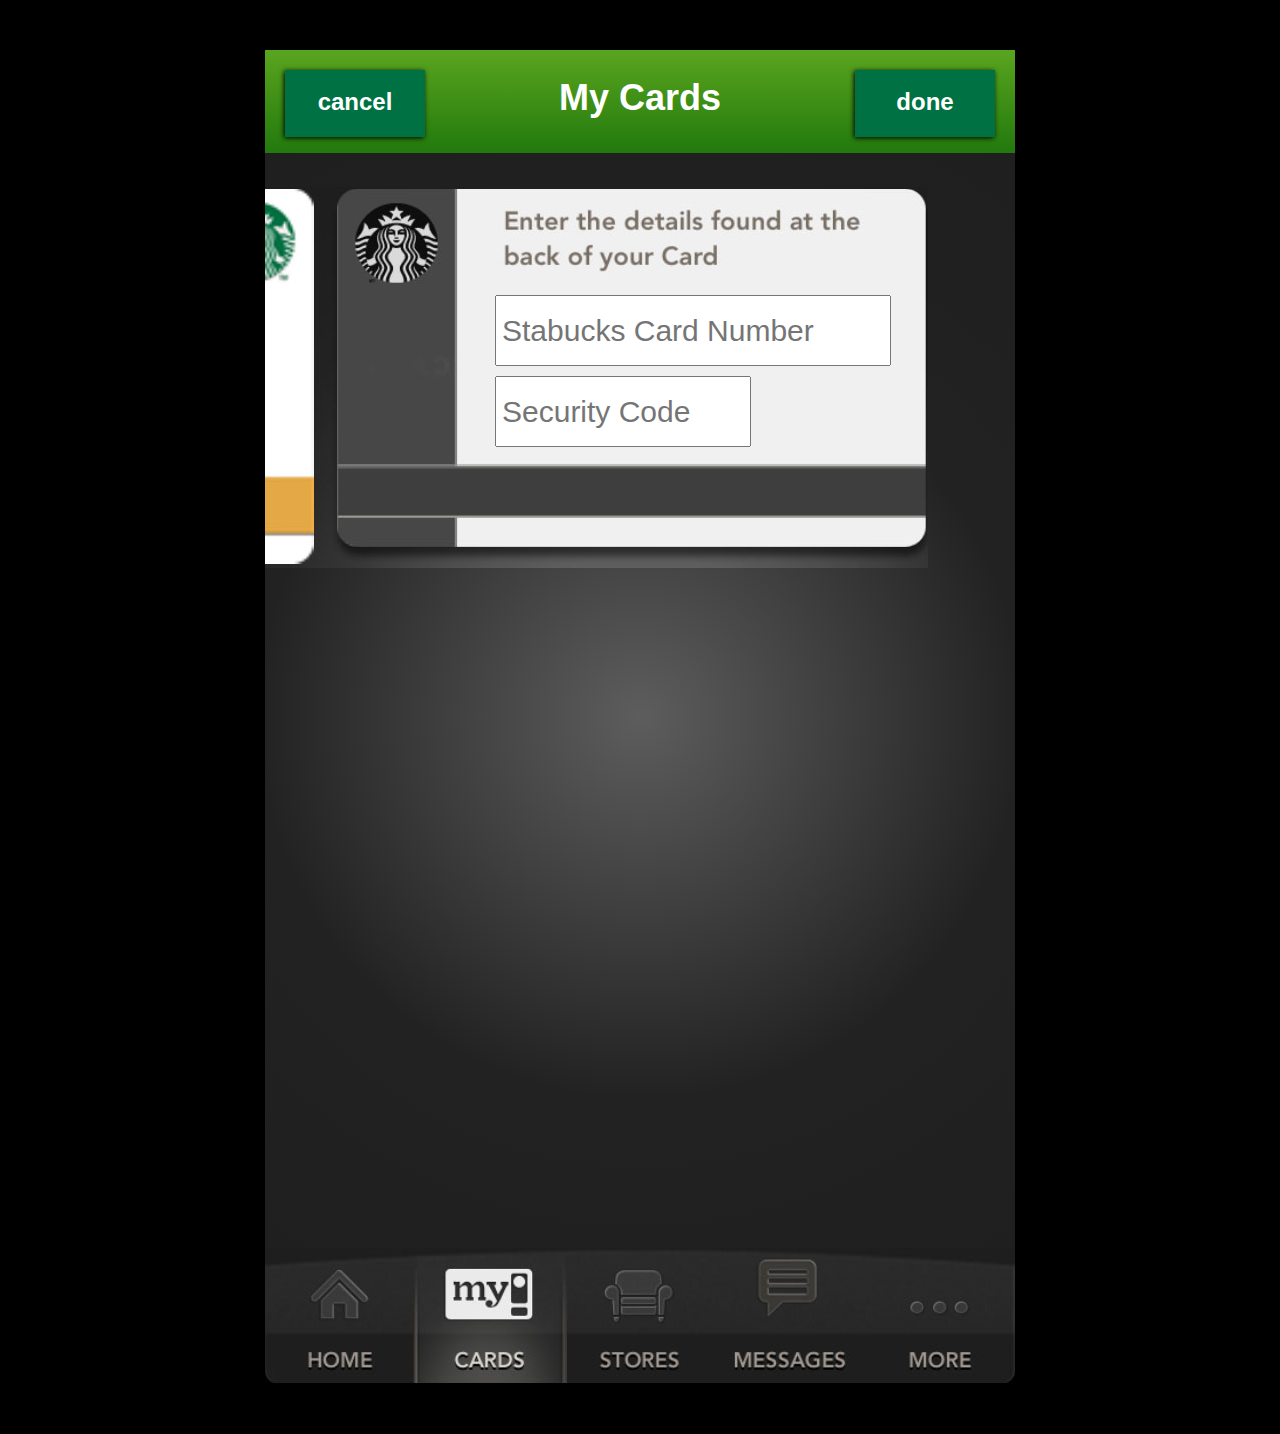
<file: addCard-2.html>
<!DOCTYPE html>
<html>
<head>
	<link rel="stylesheet" type="text/css" href="css/style.css">
	<title></title>
	
	

</head>
<body>

	<div class="wrapper">

		
		<div class="top-nav">
		<a href="index.html"><div class="cancel-btn">cancel</div></a>
		My Cards
		<a href="#"><div class="done-btn">done</div></a>
		</div>
		

		<div class="content-box">
			<div class="card-3">
			<input type="text" name="card" placeholder="Stabucks Card Number">
			<span>
			<input type="text" name="code" placeholder="Security Code">
			</span>

			</div>

			
		</div>

		<div class="menu-bar"></div>



		
		
	</div>

</body>
</html>
</file>
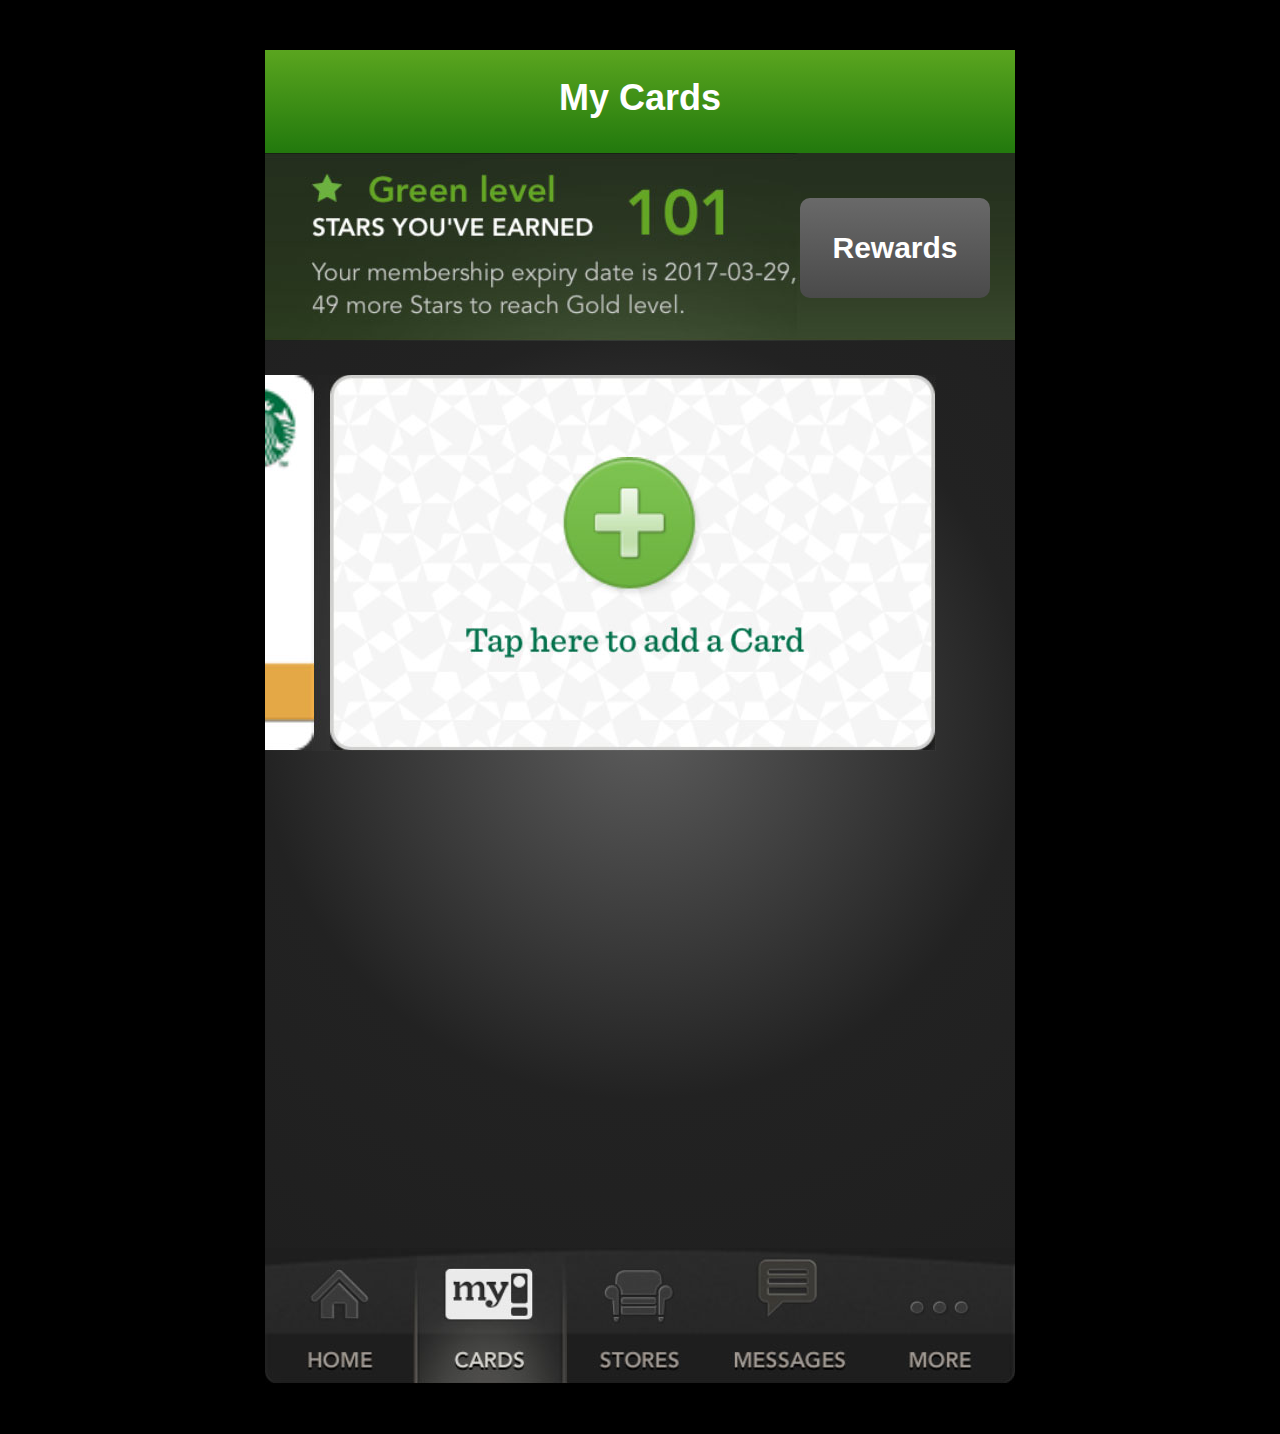
<file: addCard.html>
<!DOCTYPE html>
<html>
<head>
	<link rel="stylesheet" type="text/css" href="css/style.css">
	<title></title>
	
	

</head>
<body>

	<div class="wrapper">

		
		<div class="top-nav">
		My Cards
		</div>
		
		<div class="greenLevel">
			<a href="reward.html"><div class="reward-btn">Rewards</div></a>	
		</div>

		<div class="content-box">
			<a href="addCard-2.html"><div class="card-2"></div></a>
			
		</div>

		<div class="menu-bar"></div>



		
		
	</div>

</body>
</html>
</file>
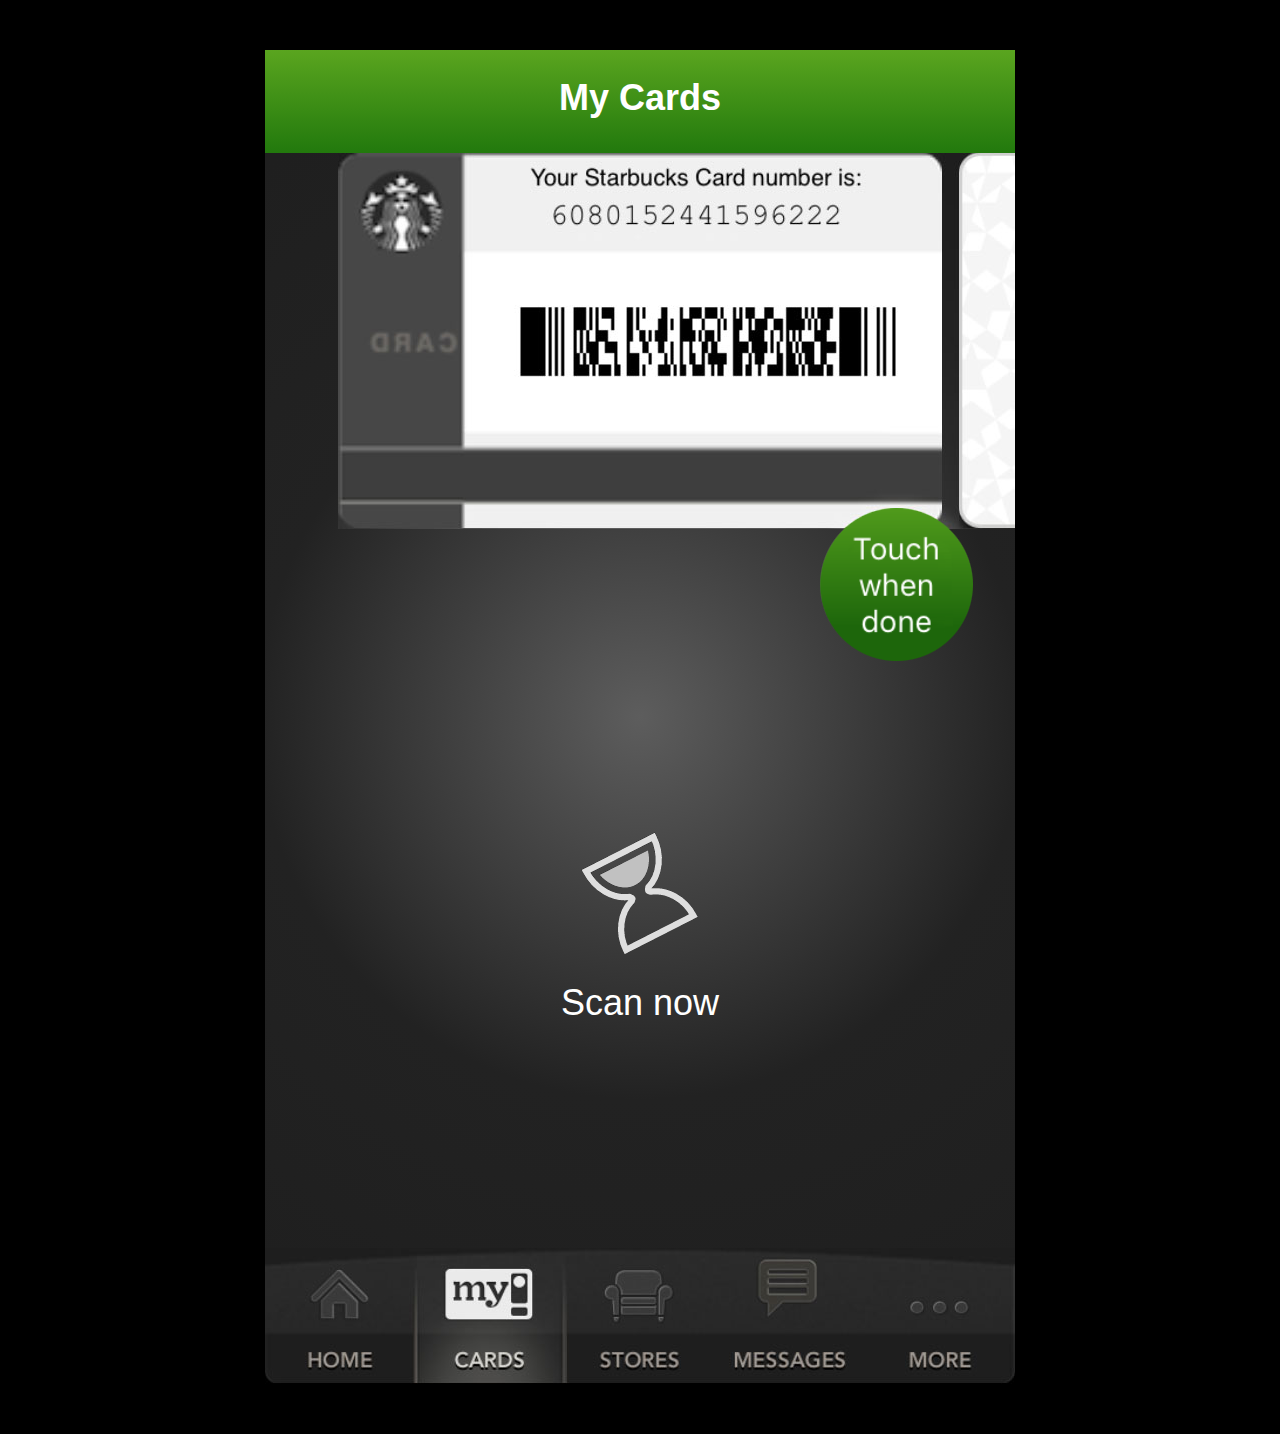
<file: pay.html>
<!DOCTYPE html>
<html>
<head>
	<link rel="stylesheet" type="text/css" href="css/pay-style.css">
	<title></title>
	
	<script type="text/javascript">
    function scan (argument) {
      var preload = document.getElementById('scanNow');
            
    }
  </script>

   <style type="text/css">
    #scanNow{
      z-index: 1;width: 100%; height: 682px; overflow: visible; opacity: 0.9; margin: 400px auto 0 auto; background: url('img/hourglass.gif') no-repeat center center;
    }


  </style>


</head>
<body onload="scan()">


	<div class="wrapper">
	

		
		<div class="top-nav">
		My Cards
		</div>
		
		<div class="card-1">
			<a href="index.html"><div class="pay-btn" style="z-index:999;"></div></a>
		</div>

		<div class="content-box">
			<div id="scanNow"></div>
			<div class="txt">Scan now</div>

			
		</div>

		<div class="menu-bar"></div>



		
		
	</div>

</body>
</html>
</file>
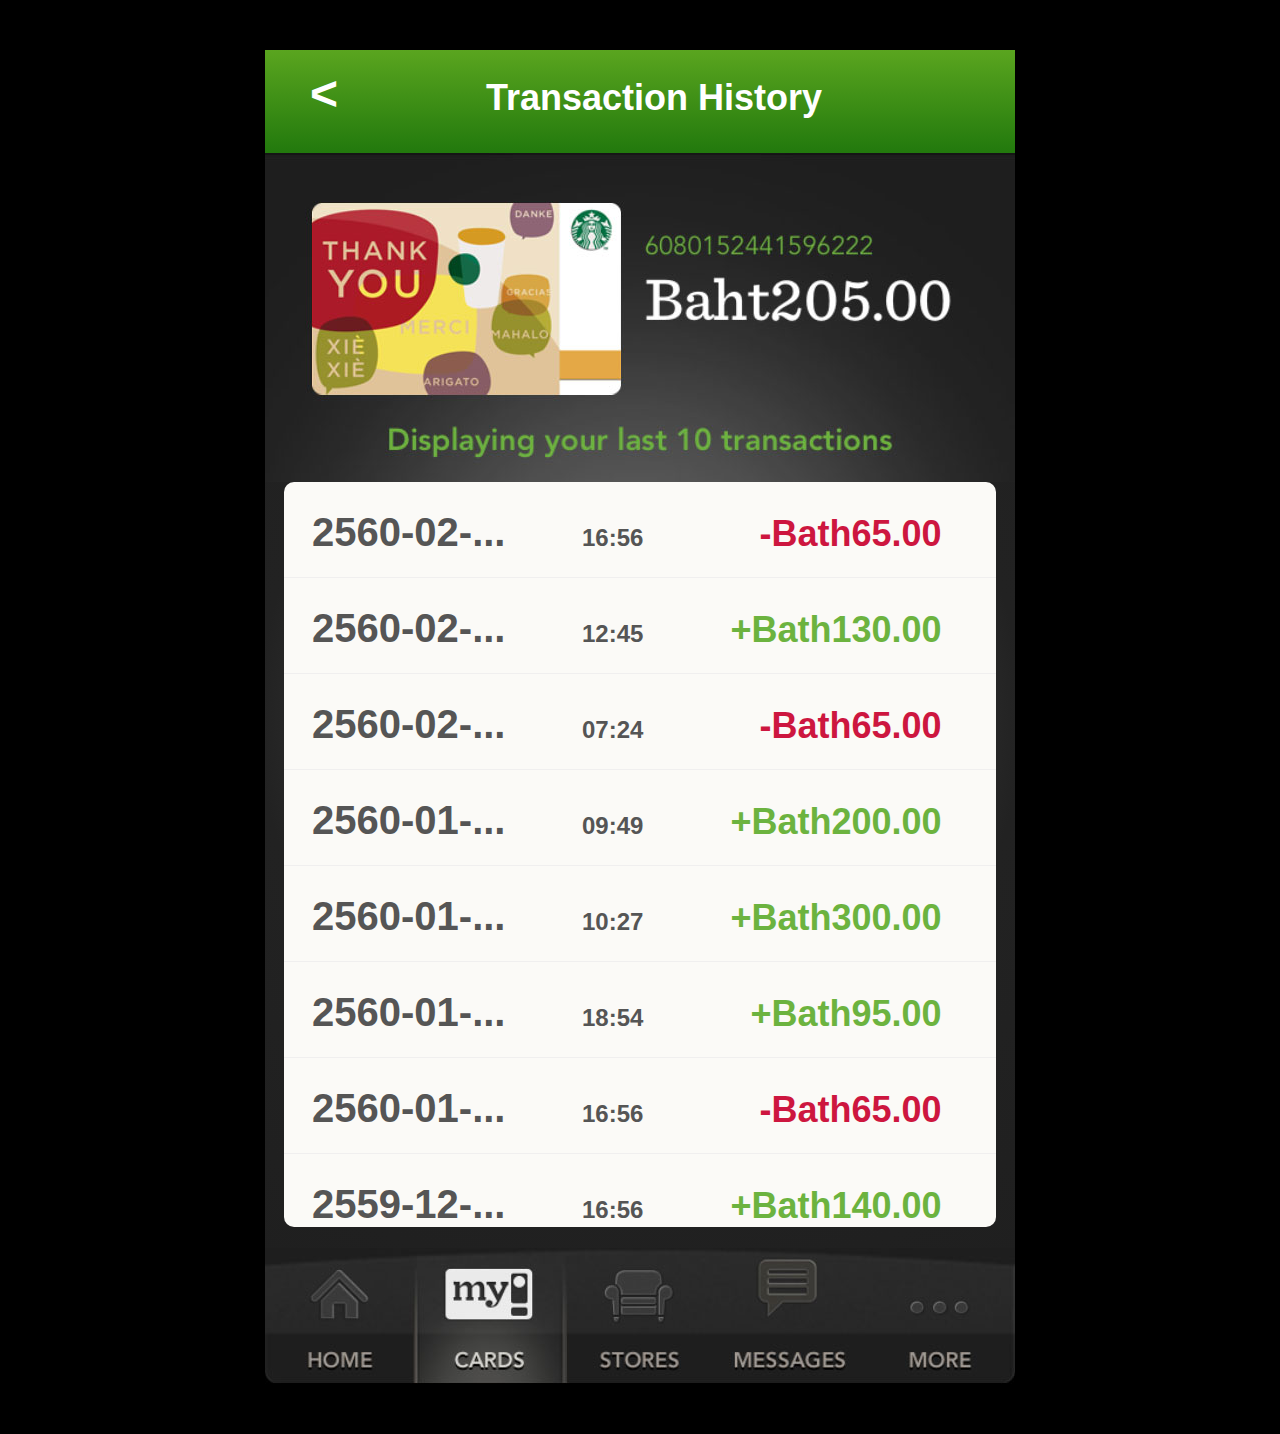
<file: trans.html>
<!DOCTYPE html>
<html>
<head>
	<link rel="stylesheet" type="text/css" href="css/trans-style.css">
	<title></title>


	
	<script type="text/javascript">
    function preloading (argument) {
      var preload = document.getElementById('preload');
      
      setTimeout(function(){
        preload.remove();
      },500)
    }
  </script>

   <style type="text/css">
    #preload{
       position: fixed; z-index: 999; width: 750px; height: 1384px; overflow: visible; opacity: 0.9; margin: -50px auto; background: black url('img/pre.gif') no-repeat center center;
    }


  </style>


</head>
<body onload="preloading()">

	<div class="wrapper">
	<div id="preload"></div>

		
		<div class="top-nav">
		<a href="index.html"><div class="back-nav"><</div></a>
		Transaction History
		</div>
		
		<div class="greenLevel">
		</div>

		<div class="content-box">
			<div class="in-box">
				<div class="date">2560-02-...</div>
				<div class="time">16:56</div>
				<div class="money">-Bath65.00</div>
			</div>
			<div class="in-box">
				<div class="date">2560-02-...</div>
				<div class="time">12:45</div>
				<div class="money-1">+Bath130.00</div>
			</div><div class="in-box">
				<div class="date">2560-02-...</div>
				<div class="time">07:24</div>
				<div class="money">-Bath65.00</div>
			</div><div class="in-box">
				<div class="date">2560-01-...</div>
				<div class="time">09:49</div>
				<div class="money-1">+Bath200.00</div>
			</div><div class="in-box">
				<div class="date">2560-01-...</div>
				<div class="time">10:27</div>
				<div class="money-1">+Bath300.00</div>
			</div><div class="in-box">
				<div class="date">2560-01-...</div>
				<div class="time">18:54</div>
				<div class="money-1">+Bath95.00</div>
			</div><div class="in-box">
				<div class="date">2560-01-...</div>
				<div class="time">16:56</div>
				<div class="money">-Bath65.00</div>
			</div><div class="in-box">
				<div class="date">2559-12-...</div>
				<div class="time">16:56</div>
				<div class="money-1">+Bath140.00</div>
			</div><div class="in-box">
				<div class="date">2559-12-...</div>
				<div class="time">16:56</div>
				<div class="money">-Bath65.00</div>
			</div>
		</div>

		<div class="menu-bar"></div>



		
		
	</div>

</body>
</html>
</file>
<file: css/style.css>
select{
	list-style: none;
}

ul a{
	text-decoration: none;
}



nav ul {
    list-style:none;
}


html,body,div,h1,h2,h3,h4,h5,h6,p{
	margin:0;
	padding:0;
	border:0;
	font-size:100%;
}
body{
	line-height: 1;
	font-size: 14px;
	background: black;
	
}


a:link,a:hover,a:active,a:visited{text-decoration:none;}

.wrapper{
	width: 750px;
	height: 1334px;
	background: #5d5d5d; /* For browsers that do not support gradients */
	background: -webkit-radial-gradient(circle,#5d5d5d, #222, #1e1e1e); /* Safari 5.1 to 6.0 */
	background: -o-radial-gradient(circle,#5d5d5d, #222, #1e1e1e); /* For Opera 11.6 to 12.0 */
	background: -moz-radial-gradient(circle,#5d5d5d, #222, #1e1e1e); /* For Firefox 3.6 to 15 */
	background: radial-gradient(circle,#5d5d5d, #222, #1e1e1e); /* Standard syntax */

	margin: 50px auto;
	position: relative;
	font-family: sans-serif;
}

.top-nav{
	width: 100%;
	height: 73px;
	background: #3e8e16;
    background: -webkit-linear-gradient(#5aa51f, #22790d); /* For Safari 5.1 to 6.0 */
    background: -o-linear-gradient(#5aa51f, #22790d); /* For Opera 11.1 to 12.0 */
    background: -moz-linear-gradient(#5aa51f, #22790d); /* For Firefox 3.6 to 15 */
    background: linear-gradient(#5aa51f, #22790d); /* Standard syntax */
    color: #fff;
    text-align: center;
    font-size: 36px;
    padding-top: 30px;
    font-weight: bold;
}

.greenLevel{
	width: 100%;
	height: 188px;
	background-image: url(../img/greenLevel.jpg);
}


.reward-btn{
	width: 190px;
	height: 65px;
	color: #fff;
	text-align: center;
	padding-top: 35px;
	font-size: 30px;
	font-weight: bold;
	background: #646464;
	background: -webkit-linear-gradient(#696969, #4a4a4a); /* For Safari 5.1 to 6.0 */
    background: -o-linear-gradient(#696969, #4a4a4a); /* For Opera 11.1 to 12.0 */
    background: -moz-linear-gradient(#696969, #4a4a4a); /* For Firefox 3.6 to 15 */
    background: linear-gradient(#696969, #4a4a4a); /* Standard syntax */
	border-radius: 10px;
	margin-top: 45px;
	margin-right: 25px;
	float: right;
}

a .reward-btn:hover{
	opacity: 0.8;
	cursor: pointer;
}

.card{
	background-image: url(../img/card.jpg);
	width: 679px;
	height: 375px;
	float: right;
	margin-top: 34px;
}

.pay-btn{
	background-image: url(../img/pay-btn.png);
	width: 154px;
	height: 154px;
	float: right;
	margin-top: -115px;
	margin-right: 42px;
}

a .pay-btn:hover{
	opacity: 0.7;
	cursor: pointer;
}

.info-box{
	width: 100%;
	height: 579px;
	
}

h2{
	font-size: 36px;
	color: #fff;
	font-weight: bold;
	line-height: 0.7;
	
}
h4{
	font-size: 24px;
	color: #fff;
	font-weight: bold;

}
.info-left{
	width: 350px;
	height: 116px;
	float: left;
	margin-top: 50px;
	padding-left: 50px;
	


}

h3{
	font-size: 28px;
	color: #5c913a;
	font-weight: bold;
	line-height: 1.4;
	font-weight: lighter;

}

.info-right{
	width: 300px;
	height: 116px;
	float: right;
	margin-top: 10px;
	padding-right: 50px;
	text-align: right;
	


}

.ui-overlay-a, .ui-page-theme-a, .ui-page-theme-a .ui-panel-wrapper{
	text-decoration: none;
	text-shadow:none;
}

.manage-btn{
	width: 180px;
	height: 70px;
	color: #fff;
	text-align: center;
	padding-top: 30px;
	font-size: 30px;
	font-weight: bold;
	background: #646464;
	background: -webkit-linear-gradient(#696969, #4a4a4a); /* For Safari 5.1 to 6.0 */
    background: -o-linear-gradient(#696969, #4a4a4a); /* For Opera 11.1 to 12.0 */
    background: -moz-linear-gradient(#696969, #4a4a4a); /* For Firefox 3.6 to 15 */
	border-radius: 10px;
	float: left;
	margin-left: 153px;

}

.add-btn{
	width: 180px;
	height: 70px;
	color: #fff;
	text-align: center;
	padding-top: 30px;
	font-size: 30px;
	font-weight: bold;
	background: #646464;
	background: -webkit-linear-gradient(#696969, #4a4a4a); /* For Safari 5.1 to 6.0 */
    background: -o-linear-gradient(#696969, #4a4a4a); /* For Opera 11.1 to 12.0 */
    background: -moz-linear-gradient(#696969, #4a4a4a); /* For Firefox 3.6 to 15 */
    background: linear-gradient(#696969, #4a4a4a); /* Standard syntax */
	border-radius: 10px;
	float: right;
	margin-right: 153px;


}

a .manage-btn:hover{
	opacity: 0.8;
	cursor: pointer;
}

a .add-btn:hover{
	opacity: 0.8;
	cursor: pointer;
}

.menu-bar{
	width: 100%;
	height: 136px;
	background-image: url(../img/menu.jpg);
	position: absolute;
	bottom: 0;


}

.card-2{
	background-image: url(../img/card-3.jpg);
	width: 671px;
	height: 376px;
	float: left;
	margin-top: 34px;

}

a:hover .card-2{
	opacity: 0.8;
	cursor: pointer;
}


.card-3{
	background-image: url(../img/card-4.jpg);
	width: 663px;
	height: 381px;
	float: left;
	margin-top: 34px;

}

input[type="text"]{
	width: 385px;
	height: 65px;
	outline: none;
	font-size: 30px;
	margin-top: 108px;
	margin-left: 230px;
	font-weight: lighter;
	padding-left: 5px;
}


span input[type="text"]{
	width: 245px;
	height: 65px;
	outline: none;
	font-size: 30px;
	margin-top: 10px;
	margin-left: 230px;
	font-weight: lighter;
	padding-left: 5px;
	text-align: left;
}

.cancel-btn{
	width: 140px;
	height: 47px;
	padding-top: 20px;
	text-align: center;
	color: #fff;
	font-size: 24px;
	font-weight: bold;
	display: inline-block;
	float: left;
	background: #007143;
	margin-top: -10px;
	margin-left: 20px;
	box-shadow: -1px 1px 5px #000;
}

.done-btn{
	width: 140px;
	height: 47px;
	padding-top: 20px;
	text-align: center;
	color: #fff;
	font-size: 24px;
	font-weight: bold;
	display: inline-block;
	float: right;
	background: #007143;
	margin-top: -10px;
	margin-right:20px;
	box-shadow: -1px 1px 5px #000;
}
</file>
<file: css/pay-style.css>
select{
	list-style: none;
}

ul a{
	text-decoration: none;
}



nav ul {
    list-style:none;
}


html,body,div,h1,h2,h3,h4,h5,h6,p{
	margin:0;
	padding:0;
	border:0;
	font-size:100%;
}
body{
	line-height: 1;
	font-size: 14px;
	background: black;
	
}


a:link,a:hover,a:active,a:visited{text-decoration:none;}

.wrapper{
	width: 750px;
	height: 1334px;
	background: #5d5d5d; /* For browsers that do not support gradients */
	background: -webkit-radial-gradient(circle,#5d5d5d, #222, #1e1e1e); /* Safari 5.1 to 6.0 */
	background: -o-radial-gradient(circle,#5d5d5d, #222, #1e1e1e); /* For Opera 11.6 to 12.0 */
	background: -moz-radial-gradient(circle,#5d5d5d, #222, #1e1e1e); /* For Firefox 3.6 to 15 */
	background: radial-gradient(circle,#5d5d5d, #222, #1e1e1e); /* Standard syntax */

	margin: 50px auto;
	position: relative;
	font-family: sans-serif;
}

.top-nav{
	width: 100%;
	height: 73px;
	background: #3e8e16;
    background: -webkit-linear-gradient(#5aa51f, #22790d); /* For Safari 5.1 to 6.0 */
    background: -o-linear-gradient(#5aa51f, #22790d); /* For Opera 11.1 to 12.0 */
    background: -moz-linear-gradient(#5aa51f, #22790d); /* For Firefox 3.6 to 15 */
    background: linear-gradient(#5aa51f, #22790d); /* Standard syntax */
    color: #fff;
    text-align: center;
    font-size: 36px;
    padding-top: 30px;
    font-weight: bold;
}

.card-1{
	width: 677px;
	height: 376px;
	background-image: url(../img/card-2.jpg);
	float: right;
}

.pay-btn{

	background-image: url(../img/pay-btn-2.png);
	width: 153px;
	height: 153px;
	float: right;
	margin-top: 355px;
	margin-right: 42px;

}

a .pay-btn:hover{
	opacity: 0.9;
	cursor: pointer;
}

.content-box{
	width: 100%;
	height: 700px;
}

.txt{
	color: #fff;
	font-size: 36px;
	margin: -250px auto 0 auto;
	width: 100%;
	height: auto;
	text-align: center;

}
.menu-bar{
	width: 100%;
	height: 136px;
	background-image: url(../img/menu.jpg);
	position: absolute;
	bottom: 0;


}
</file>
<file: css/trans-style.css>
select{
	list-style: none;
}

ul a{
	text-decoration: none;
}



nav ul {
    list-style:none;
}


html,body,div,h1,h2,h3,h4,h5,h6,p{
	margin:0;
	padding:0;
	border:0;
	font-size:100%;
}
body{
	line-height: 1;
	font-size: 14px;
	background: black;
	
}


a:link,a:hover,a:active,a:visited{text-decoration:none;}

.wrapper{
	width: 750px;
	height: 1334px;
	background: #5d5d5d; /* For browsers that do not support gradients */
	background: -webkit-radial-gradient(circle,#5d5d5d, #222, #1e1e1e); /* Safari 5.1 to 6.0 */
	background: -o-radial-gradient(circle,#5d5d5d, #222, #1e1e1e); /* For Opera 11.6 to 12.0 */
	background: -moz-radial-gradient(circle,#5d5d5d, #222, #1e1e1e); /* For Firefox 3.6 to 15 */
	background: radial-gradient(circle,#5d5d5d, #222, #1e1e1e); /* Standard syntax */

	margin: 50px auto;
	position: relative;
	font-family: sans-serif;
}

.top-nav{
	width: 100%;
	height: 73px;
	background: #3e8e16;
    background: -webkit-linear-gradient(#5aa51f, #22790d); /* For Safari 5.1 to 6.0 */
    background: -o-linear-gradient(#5aa51f, #22790d); /* For Opera 11.1 to 12.0 */
    background: -moz-linear-gradient(#5aa51f, #22790d); /* For Firefox 3.6 to 15 */
    background: linear-gradient(#5aa51f, #22790d); /* Standard syntax */
    color: #fff;
    text-align: center;
    font-size: 36px;
    padding-top: 30px;
    font-weight: bold;
    display: inline-block;
}
.back-nav{
	display: inline-block;
	float: left;
	font-weight: bolder;
	padding-left: 45px;
	margin-right: -45px;
	font-size: 48px;
	color: #fff;
	text-decoration: none;
	margin-top: -10px;
}

.content-box{
	width: 95%;
	height: 745px;
	background:#fbfaf7;
	margin: 0 auto;
	border-radius: 10px;
	overflow:auto;

}

.in-box{
	width: 100%;
	height: 95px;	
	border-bottom: #f0efef 1px solid;
	font-weight: bolder;
}
.date{
	width: 250px;
	height: 65px;
	text-align: center;
	display: inline-block;
	padding-top: 30px;
	font-size: 40px;
	color: #555555;
	
}

.time{
	width: 150px;
	height: 65px;
	text-align: center;
	display: inline-block;
	padding-top: 30px;
	font-size: 24px;
	color: #555555;
}

.money{
	width: 250px;
	height: 65px;
	text-align: right;
	display: inline-block;
	padding-top: 30px;
	font-size: 36px;
	color: #cd163f;
	
	
}

.money-1{
	width: 250px;
	height: 65px;
	text-align: right;
	display: inline-block;
	padding-top: 30px;
	font-size: 36px;
	color: #6cb33f;
	
}

.greenLevel{
	width: 100%;
	height: 329px;
	background-image: url(../img/greenLevel-2.jpg);
}




.menu-bar{
	width: 100%;
	height: 136px;
	background-image: url(../img/menu.jpg);
	position: absolute;
	bottom: 0;


}
</file>
